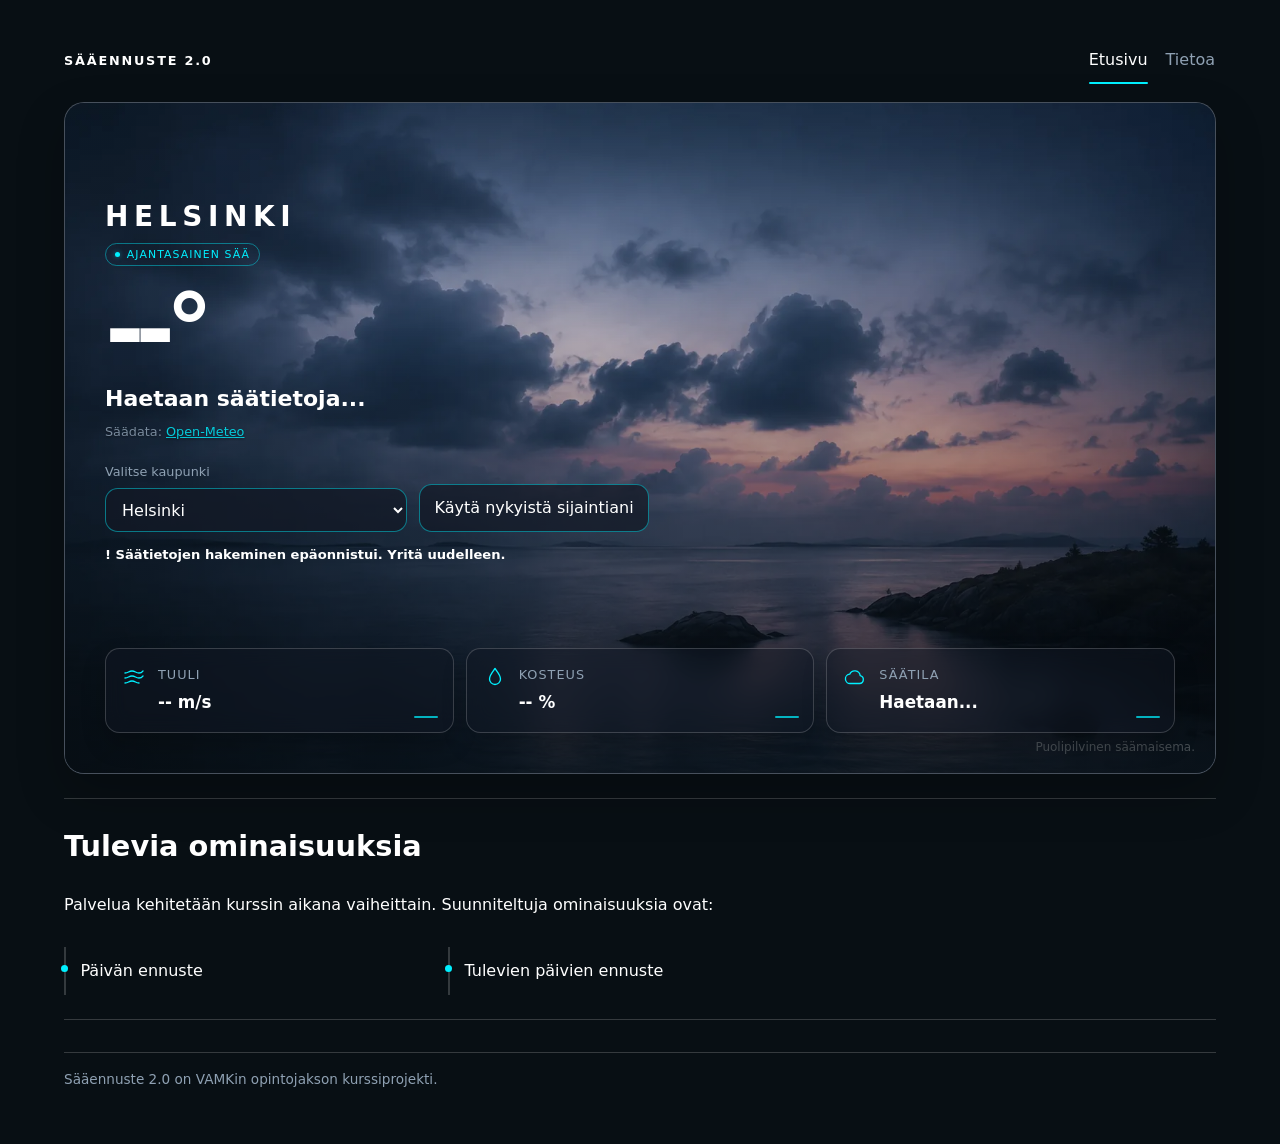
<file: index.html>
<!DOCTYPE html>
<html lang="fi">
<head>
  <meta charset="UTF-8">
  <meta name="viewport" content="width=device-width, initial-scale=1.0">
  <link rel="stylesheet" href="styles.css">
  <script src="script.js" defer></script>
  <title>Sääennuste 2.0</title>
  <meta
    name="description"
    content="Sääennuste 2.0 näyttää ajantasaisen sään valitulle kaupungille tai nykyiselle sijainnille Open-Meteo-säädatan avulla."
  >
</head>
<body>
  <header class="site-header">
    <h1>Sääennuste 2.0</h1>
    <nav class="site-nav" aria-label="Päänavigaatio">
      <a class="is-active" href="index.html">Etusivu</a>
      <a href="about.html">Tietoa</a>
    </nav>
  </header>

  <main>
    <section id="weatherHero" class="weather-hero theme-partly-cloudy" aria-label="Nykyinen sää">
      <div class="weather-summary">
        <p id="locationName" class="location">HELSINKI</p>
        <p id="dataBadge" class="sample-badge">
          <span class="status-dot" aria-hidden="true"></span><span id="dataBadgeText">AJANTASAINEN SÄÄ</span>
        </p>
        <h2 id="temperatureValue" class="temperature">--°</h2>
        <p id="weatherStatus" class="weather-status">Haetaan säätietoja...</p>
        <p class="weather-note">
          Säädata: <a href="https://open-meteo.com/" target="_blank" rel="noopener noreferrer">Open-Meteo</a>
        </p>
        <div class="weather-controls" role="group" aria-label="Sijainnin valinta">
          <div class="city-control">
            <label for="citySelect">Valitse kaupunki</label>
            <select id="citySelect">
              <option value="" disabled>Valitse kaupunki</option>
              <option value="helsinki" selected>Helsinki</option>
              <option value="vantaa">Vantaa</option>
              <option value="tampere">Tampere</option>
              <option value="turku">Turku</option>
              <option value="oulu">Oulu</option>
              <option value="rovaniemi">Rovaniemi</option>
              <option value="kuopio">Kuopio</option>
              <option value="jyvaskyla">Jyväskylä</option>
              <option value="vaasa">Vaasa</option>
              <option value="lappeenranta">Lappeenranta</option>
            </select>
          </div>
          <button id="useLocationButton" class="weather-action-button weather-action-button-secondary" type="button">
            Käytä nykyistä sijaintiani
          </button>
        </div>
        <p id="weatherFeedback" class="weather-feedback" role="status" aria-live="polite">Haetaan Helsingin säätietoja...</p>
      </div>
      <figure class="weather-figure">
        <img id="weatherImage" src="assets/images/hero-partly-cloudy.webp" alt="Puolipilvinen sää" fetchpriority="high">
        <figcaption id="weatherFigureCaption">Puolipilvinen säämaisema.</figcaption>
      </figure>
      <div class="weather-metrics" role="group" aria-label="Nykyiset säämittaukset">
        <div class="metric">
          <svg class="metric-icon" aria-hidden="true" viewBox="0 0 24 24" focusable="false">
            <path d="M3 8c3.5 0 3.5-2 7-2s3.5 2 7 2 3.5-2 4-2M3 13c3.5 0 3.5-2 7-2s3.5 2 7 2 3.5-2 4-2M3 18c3.5 0 3.5-2 7-2s3.5 2 7 2" />
          </svg>
          <span class="metric-label">Tuuli</span>
          <strong id="windValue">-- m/s</strong>
        </div>
        <div class="metric">
          <svg class="metric-icon" aria-hidden="true" viewBox="0 0 24 24" focusable="false">
            <path d="M12 3.5C9.5 7 6.5 10.2 6.5 14a5.5 5.5 0 0 0 11 0c0-3.8-3-7-5.5-10.5Z" />
          </svg>
          <span class="metric-label">Kosteus</span>
          <strong id="humidityValue">-- %</strong>
        </div>
        <div class="metric">
          <svg class="metric-icon" aria-hidden="true" viewBox="0 0 24 24" focusable="false">
            <path d="M7.5 18.5h9a4 4 0 0 0 .7-7.9A5.5 5.5 0 0 0 6.7 9.2 3.7 3.7 0 0 0 7.5 18.5Z" />
          </svg>
          <span class="metric-label">Säätila</span>
          <strong id="weatherMetricStatus">Haetaan...</strong>
        </div>
      </div>
    </section>

    <section class="upcoming-features">
      <h2>Tulevia ominaisuuksia</h2>
      <p>Palvelua kehitetään kurssin aikana vaiheittain. Suunniteltuja ominaisuuksia ovat:</p>
      <ul>
        <li>Päivän ennuste</li>
        <li>Tulevien päivien ennuste</li>
      </ul>
    </section>
  </main>

  <footer class="site-footer">
    <p>Sääennuste 2.0 on VAMKin opintojakson kurssiprojekti.</p>
  </footer>
</body>
</html>
</file>
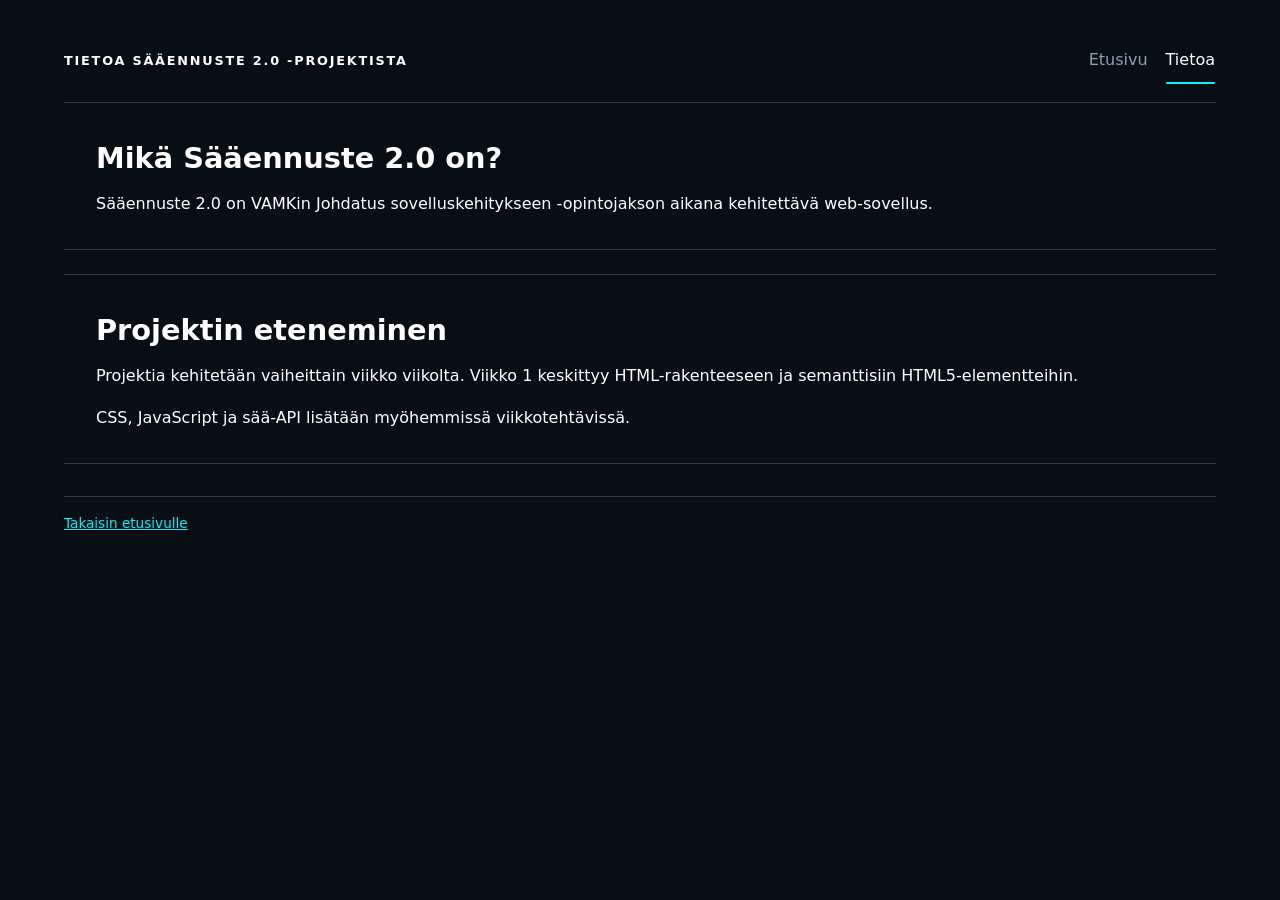
<file: about.html>
<!DOCTYPE html>
<html lang="fi">
<head>
  <meta charset="UTF-8">
  <meta name="viewport" content="width=device-width, initial-scale=1.0">
  <link rel="stylesheet" href="styles.css">
  <title>Tietoa – Sääennuste 2.0</title>
</head>
<body>
  <header class="site-header">
    <h1>Tietoa Sääennuste 2.0 -projektista</h1>
    <nav class="site-nav" aria-label="Päänavigaatio">
      <a href="index.html">Etusivu</a>
      <a class="is-active" href="about.html">Tietoa</a>
    </nav>
  </header>

  <main>
    <section class="content-surface">
      <h2>Mikä Sääennuste 2.0 on?</h2>
      <p>Sääennuste 2.0 on VAMKin Johdatus sovelluskehitykseen -opintojakson aikana kehitettävä web-sovellus.</p>
    </section>

    <section class="content-surface">
      <h2>Projektin eteneminen</h2>
      <p>Projektia kehitetään vaiheittain viikko viikolta. Viikko 1 keskittyy HTML-rakenteeseen ja semanttisiin HTML5-elementteihin.</p>
      <p>CSS, JavaScript ja sää-API lisätään myöhemmissä viikkotehtävissä.</p>
    </section>
  </main>

  <footer class="site-footer">
    <p><a href="index.html">Takaisin etusivulle</a></p>
  </footer>
</body>
</html>
</file>
<file: styles.css>
:root {
  --bg: #080f14;
  --surface: #121824;
  --surface-elevated: #1e2a38;
  --muted: #8fa1b3;
  --text: #ffffff;
  --accent: #00f0ff;
  --border: rgba(255, 255, 255, 0.18);
  --radius: 1.25rem;
  --shadow: 0 1.25rem 3rem rgba(0, 0, 0, 0.24);
}

*,
*::before,
*::after {
  box-sizing: border-box;
}

html {
  background-color: var(--bg);
}

body {
  max-width: 1440px;
  min-width: 0;
  margin: 0 auto;
  padding: 1.25rem;
  background-color: var(--bg);
  color: var(--text);
  font-family: Inter, ui-sans-serif, system-ui, -apple-system, BlinkMacSystemFont, "Segoe UI", sans-serif;
  font-size: 1rem;
  line-height: 1.6;
}

img {
  display: block;
  max-width: 100%;
}

a {
  color: var(--accent);
  overflow-wrap: anywhere;
}

h1,
h2,
p {
  margin-top: 0;
}

.site-header {
  display: flex;
  align-items: baseline;
  justify-content: space-between;
  gap: 1rem;
  margin: 0 auto 1.35rem;
  max-width: 72rem;
}

.site-header h1 {
  margin-bottom: 0;
  font-size: 0.8rem;
  font-weight: 700;
  letter-spacing: 0.14em;
  text-transform: uppercase;
}

.site-nav {
  display: flex;
  flex-wrap: wrap;
  gap: 1rem;
  max-width: 72rem;
  margin: 0;
  padding: 0.15rem 0;
}

.site-nav a {
  position: relative;
  padding: 0.25rem 0;
  border: 1px solid transparent;
  color: var(--muted);
  text-decoration: none;
  transition: color 160ms ease, background-color 160ms ease, border-color 160ms ease;
}

.site-nav a.is-active {
  color: var(--text);
}

.site-nav a.is-active::after {
  position: absolute;
  right: 0;
  bottom: -0.45rem;
  left: 0;
  height: 2px;
  border-radius: 999px;
  background-color: var(--accent);
  content: "";
}

.site-nav a:hover {
  border-color: transparent;
  color: var(--text);
}

.site-nav a:focus-visible {
  outline: 2px solid var(--accent);
  outline-offset: 2px;
  color: var(--text);
}

main {
  max-width: 72rem;
  margin: 0 auto;
}

.weather-hero {
  --theme-overlay: rgba(8, 15, 20, 0.25);
  position: relative;
  isolation: isolate;
  min-height: 38rem;
  display: grid;
  grid-template-rows: 1fr auto;
  gap: 1.25rem;
  margin-bottom: 1.5rem;
  padding: 1.25rem;
  overflow: hidden;
  border: 1px solid var(--border);
  border-radius: var(--radius);
  background-color: var(--surface-elevated);
  box-shadow: var(--shadow);
}

.weather-hero::after {
  position: absolute;
  z-index: -1;
  inset: 0;
  background: linear-gradient(180deg, rgba(8, 15, 20, 0.12) 0%, var(--theme-overlay) 38%, rgba(8, 15, 20, 0.7) 100%);
  content: "";
}

.theme-clear {
  --theme-overlay: rgba(17, 48, 66, 0.2);
}

.theme-partly-cloudy {
  --theme-overlay: rgba(8, 15, 20, 0.25);
}

.theme-cloudy {
  --theme-overlay: rgba(15, 23, 34, 0.4);
}

.theme-rain {
  --theme-overlay: rgba(8, 29, 42, 0.48);
}

.theme-thunder {
  --theme-overlay: rgba(10, 12, 26, 0.58);
}

.theme-snow {
  --theme-overlay: rgba(72, 95, 113, 0.28);
}

.theme-fog {
  --theme-overlay: rgba(93, 109, 121, 0.32);
}

.weather-summary {
  min-width: 0;
}

.location {
  margin-bottom: 0.75rem;
  color: var(--text);
  font-size: clamp(1.6rem, 5vw, 1.75rem);
  font-weight: 600;
  letter-spacing: 0.2em;
  line-height: 1;
}

.sample-badge {
  display: inline-flex;
  align-items: center;
  gap: 0.4rem;
  width: fit-content;
  margin: 0 0 1.2rem;
  padding: 0.25rem 0.55rem;
  border: 1px solid rgba(0, 240, 255, 0.42);
  border-radius: 999px;
  color: var(--accent);
  font-size: 0.68rem;
  letter-spacing: 0.1em;
  line-height: 1.2;
}

.status-dot {
  width: 0.35rem;
  height: 0.35rem;
  border-radius: 50%;
  background-color: var(--accent);
  box-shadow: 0 0 0.35rem rgba(0, 240, 255, 0.45);
}

.temperature {
  margin-bottom: 0.3rem;
  font-size: clamp(4.75rem, 14vw, 6rem);
  font-weight: 700;
  letter-spacing: -0.1em;
  line-height: 0.95;
}

.weather-status {
  margin-bottom: 0.35rem;
  font-size: clamp(1.25rem, 3vw, 1.375rem);
  font-weight: 600;
}

.weather-note {
  max-width: 34rem;
  margin-bottom: 0;
  color: var(--muted);
  font-size: 0.8rem;
  overflow-wrap: anywhere;
  opacity: 0.82;
  text-shadow: 0 1px 2px rgba(0, 0, 0, 0.55);
}

.weather-controls {
  display: grid;
  gap: 0.75rem;
  max-width: 34rem;
  margin-top: 1.25rem;
}

.city-control {
  display: grid;
  gap: 0.35rem;
}

.city-control label {
  color: var(--muted);
  font-size: 0.8rem;
}

.city-control select,
.weather-action-button {
  width: 100%;
  min-height: 2.75rem;
  border: 1px solid rgba(0, 240, 255, 0.45);
  border-radius: 0.8rem;
  background: rgba(18, 24, 36, 0.72);
  color: var(--text);
  font: inherit;
}

.city-control select {
  padding: 0.6rem 0.75rem;
}

.weather-action-button {
  padding: 0.65rem 0.9rem;
  cursor: pointer;
  transition: border-color 160ms ease, background-color 160ms ease, color 160ms ease;
}

.weather-action-button:hover:not(:disabled) {
  border-color: var(--accent);
  color: var(--accent);
}

.city-control select:focus-visible,
.weather-action-button:focus-visible {
  outline: 2px solid var(--accent);
  outline-offset: 3px;
}

.weather-action-button:disabled,
.city-control select:disabled {
  cursor: wait;
  opacity: 0.58;
}

.weather-feedback {
  min-height: 1.5rem;
  margin: 0.75rem 0 0;
  color: var(--muted);
  font-size: 0.82rem;
}

.weather-feedback[data-state="loading"]::before {
  content: "↻ ";
}

.weather-feedback[data-state="success"]::before {
  content: "✓ ";
}

.weather-feedback[data-state="error"]::before {
  content: "! ";
}

.weather-feedback[data-state="error"] {
  color: var(--text);
  font-weight: 600;
}

.weather-hero.is-loading .weather-figure img {
  opacity: 0.82;
}

.weather-figure {
  position: absolute;
  z-index: -2;
  inset: 0;
  min-width: 0;
  height: auto;
  margin: 0;
  overflow: hidden;
  background-color: var(--surface-elevated);
}

.weather-figure::after {
  display: none;
}

.weather-figure img {
  width: 100%;
  height: 100%;
  object-fit: cover;
}

.weather-figure figcaption {
  position: absolute;
  right: 1.25rem;
  bottom: 1rem;
  z-index: 1;
  color: rgba(244, 248, 252, 0.78);
  font-size: 0.75rem;
}

.weather-metrics {
  position: relative;
  z-index: 1;
  display: grid;
  grid-template-columns: 1fr;
  gap: 0.75rem;
}

.metric {
  min-width: 0;
  position: relative;
  padding: 1rem 3.2rem 1rem 3.25rem;
  border: 1px solid var(--border);
  border-radius: 0.9rem;
  background: rgba(18, 24, 36, 0.48);
  backdrop-filter: blur(0.65rem);
  -webkit-backdrop-filter: blur(0.65rem);
  box-shadow: 0 0.75rem 1.5rem rgba(0, 0, 0, 0.2);
}

.metric-icon {
  position: absolute;
  top: 1rem;
  left: 1rem;
  width: 1.5rem;
  height: 1.5rem;
  fill: none;
  stroke: var(--accent);
  stroke-linecap: round;
  stroke-linejoin: round;
  stroke-width: 1.35;
}

.metric::before {
  position: absolute;
  right: 0.9rem;
  bottom: 0.85rem;
  width: 1.5rem;
  height: 0.15rem;
  border-radius: 999px;
  background-color: var(--accent);
  content: "";
  opacity: 0.72;
}

.metric:last-child {
  grid-column: auto;
}

.metric-label {
  display: block;
  margin-bottom: 0.2rem;
  color: var(--muted);
  font-size: 0.8rem;
  letter-spacing: 0.08em;
  text-transform: uppercase;
}

.metric strong {
  display: block;
  overflow-wrap: anywhere;
  font-size: 1.05rem;
}

.upcoming-features,
.content-surface {
  margin-bottom: 1.5rem;
  padding: 1.25rem 0;
  border-top: 1px solid var(--border);
  border-bottom: 1px solid var(--border);
  background-color: transparent;
}

.upcoming-features {
  display: grid;
  gap: 0.8rem;
}

.upcoming-features h2,
.content-surface h2 {
  margin-bottom: 0.65rem;
  font-size: clamp(1.3rem, 3vw, 1.8rem);
}

.upcoming-features p:last-child,
.content-surface p:last-child {
  margin-bottom: 0;
}

.upcoming-features li + li {
  margin-top: 0.35rem;
}

.upcoming-features ul {
  display: grid;
  gap: 0.7rem;
  margin: 0;
  padding: 0;
  list-style: none;
}

.upcoming-features li {
  position: relative;
  padding: 0.7rem 0 0.7rem 0.9rem;
  border-left: 2px solid var(--border);
  color: var(--text);
}

.upcoming-features li::before {
  position: absolute;
  top: 1.15rem;
  left: -0.3rem;
  width: 0.45rem;
  height: 0.45rem;
  border-radius: 50%;
  background-color: var(--accent);
  content: "";
}

.upcoming-features li + li {
  margin-top: 0;
}

.site-footer {
  max-width: 72rem;
  margin: 2rem auto 0;
  padding-top: 1rem;
  border-top: 1px solid var(--border);
  color: var(--muted);
  font-size: 0.85rem;
}

@media (min-width: 760px) {
  body {
    padding: 2.5rem;
  }

  .weather-hero {
    min-height: 42rem;
    padding: 2.5rem;
  }

  .weather-summary {
    display: flex;
    flex-direction: column;
    justify-content: center;
  }

  .weather-controls {
    grid-template-columns: minmax(12rem, 1.2fr) auto;
    align-items: end;
  }

  .weather-action-button {
    width: auto;
  }

  .weather-metrics {
    grid-column: 1 / -1;
    grid-template-columns: repeat(3, minmax(0, 1fr));
  }

  .content-surface {
    padding: 2rem;
  }

  .upcoming-features {
    padding: 1.5rem 0;
  }

  .upcoming-features ul {
    grid-template-columns: repeat(3, minmax(0, 1fr));
    gap: 0;
  }

}
</file>
